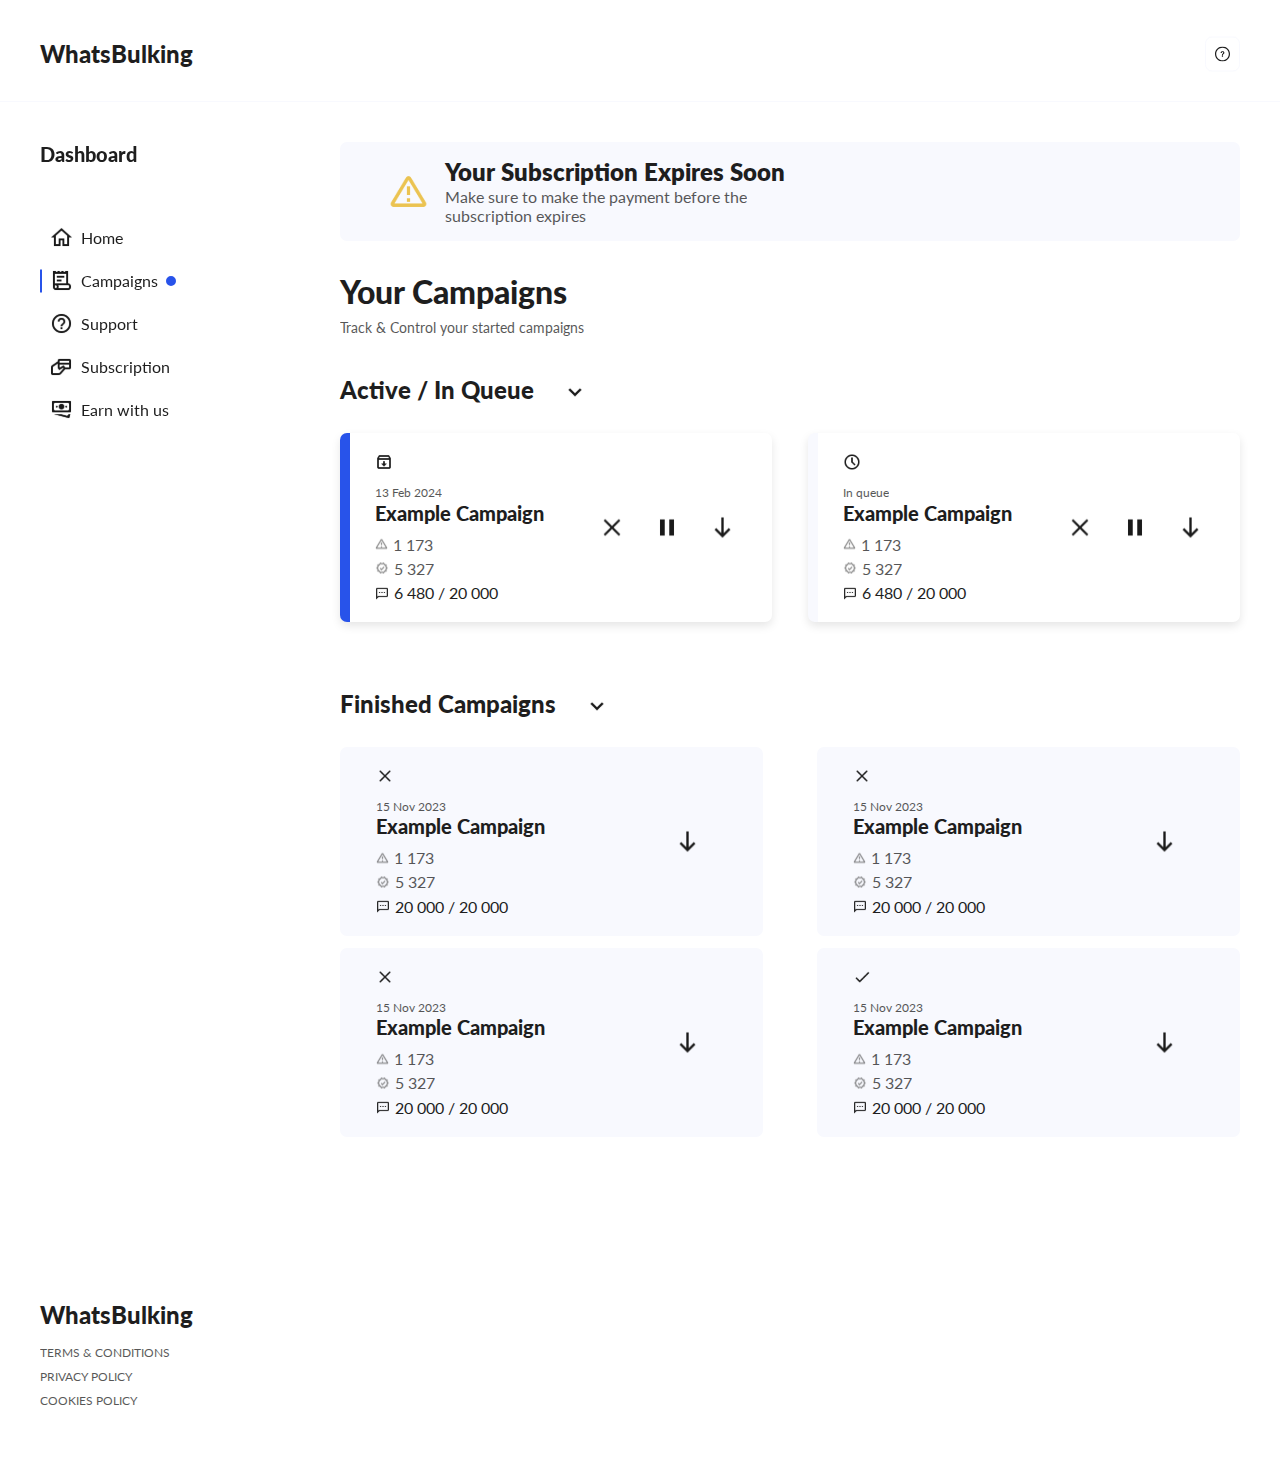
<file: campaigns.html>
<!DOCTYPE html>
<html lang="en">
<head>
  <meta charset="UTF-8">
  <meta name="viewport" content="width=device-width, initial-scale=1.0">
  <title>Campaigns</title>
  <link rel="stylesheet" href="./css/style.css">
</head>
<body>
  <header>
    <div class="container">
      <div class="header__inner">
        <div class="header__logo">
          <a href="#">
            <span class="subheading logo">WhatsBulking</span>
          </a>
        </div>
        <div class="header__icons">
          <a href="#">
            <img src="./img/icons/header/faq.svg" alt="faq">
          </a>
          <button id="burger">
            <img src="./img/icons/header/menu.svg" alt="menu">
          </button>
        </div>
      </div>
    </div>
  </header>

  <div class="container page-container">
    <aside id="aside">
      <h5 class="h5 aside__title">Dashboard</h5>
      <nav class="aside__menu">
        <ul>
          <li class="aside__menu-item">
            <a href="/dashboard.html" aria-label="Home">
              <img src="./img/icons/menu/home.svg" alt="home"><span>Home</span>
            </a>
          </li>
          <li class="aside__menu-item active load">
            <a href="/campaigns.html" aria-label="Campaigns">
              <img src="./img/icons/menu/campaigns.svg" alt="campaigns"><span>Campaigns</span>
            </a>
          </li>
          <li class="aside__menu-item">
            <a href="/support.html" aria-label="Support">
              <img src="./img/icons/menu/support.svg" alt="support"><span>Support</span>
            </a>
          </li>
          <li class="aside__menu-item">
            <a href="/subscription.html" aria-label="Subscription">
              <img src="./img/icons/menu/subscription.svg" alt="subscription"><span>Subscription</span>
            </a>
          </li>
          <li class="aside__menu-item">
            <a href="/earn-with-us.html" aria-label="Earn with us">
              <img src="./img/icons/menu/earn-with-us.svg" alt="earn-with-us"><span>Earn with us</span>
            </a>
          </li>
        </ul>
      </nav>
    </aside>

    <main>
      <div class="subscription-warning campaigns__warning">
        <img src="./img/icons/error.svg" alt="error">
        <div class="subscription-warning__info">
          <h4 class="h4 subscription-warning__title">Your Subscription Expires Soon</h4>
          <p class="opacity">Make sure to make the payment before the subscription expires</p>
        </div>
      </div>

      <section>
        <div class="headline">
          <h3 class="h3 title">Your Campaigns</h3>
          <p class="opacity small">Track & Control your started campaigns</p>
        </div>
        <div class="accordeon campaigns__accordeon active">
          <div class="accordeon__title">
            <h4 class="h4">Active / In Queue</h4>
            <button class="active"><img src="./img/icons/arrow-expand.svg" alt="arrow"></button>
          </div>
          <div class="accordeon__content">
            <div class="campaigns__cards">  
              <div class="campaigns__card active loading">
                <div class="campaigns__card-info">
                  <div>
                    <img src="./img/icons/campaigns/status/load.svg" alt="load">
                  </div>
                  <div>
                    <span class="smaller opacity">13 Feb 2024</span>
                    <p class="button-text campaigns__card-title">Example Campaign</p>
                  </div>
                  <div class="campaigns__card-data">
                    <div class="opacity"><img src="./img/icons/campaigns/info/error.svg" alt="error">1 173</div>
                    <div class="opacity"><img src="./img/icons/campaigns/info/approval.svg" alt="approval">5 327</div>
                    <div><img src="./img/icons/campaigns/info/sms.svg" alt="sms">6 480 / 20 000</div>
                  </div>
                </div>
                <div class="campaigns__card-actions">
                  <button><img src="./img/icons/campaigns/actions/close.svg" alt="close"></button>
                  <button><img src="./img/icons/campaigns/actions/pause.svg" alt="pause"></button>
                  <button><img src="./img/icons/campaigns/actions/download.svg" alt="downlaod"></button>
                </div>
              </div>
              <div class="campaigns__card active">
                <div class="campaigns__card-info">
                  <div>
                    <img src="./img/icons/campaigns/status/clock.svg" alt="clock">
                  </div>
                  <div>
                    <span class="smaller opacity">In queue</span>
                    <p class="button-text campaigns__card-title">Example Campaign</p>
                  </div>
                  <div class="campaigns__card-data">
                    <div class="opacity"><img src="./img/icons/campaigns/info/error.svg" alt="error">1 173</div>
                    <div class="opacity"><img src="./img/icons/campaigns/info/approval.svg" alt="approval">5 327</div>
                    <div><img src="./img/icons/campaigns/info/sms.svg" alt="sms">6 480 / 20 000</div>
                  </div>
                </div>
                <div class="campaigns__card-actions">
                  <button><img src="./img/icons/campaigns/actions/close.svg" alt="close"></button>
                  <button><img src="./img/icons/campaigns/actions/pause.svg" alt="pause"></button>
                  <button><img src="./img/icons/campaigns/actions/download.svg" alt="downlaod"></button>
                </div>
              </div>
            </div>
          </div>
        </div>
        <div class="accordeon campaigns__accordeon active">
          <div class="accordeon__title">
            <h4 class="h4">Finished Campaigns</h4>
            <button class="active"><img src="./img/icons/arrow-expand.svg" alt="arrow"></button>
          </div>
          <div class="accordeon__content">
            <div class="campaigns__cards">
              <div class="campaigns__card">
                <div class="campaigns__card-info">
                  <div>
                    <img src="./img/icons/campaigns/status/cross.svg" alt="cross">
                  </div>
                  <div>
                    <span class="smaller opacity">15 Nov 2023</span>
                    <p class="button-text campaigns__card-title">Example Campaign</p>
                  </div>
                  <div class="campaigns__card-data">
                    <div class="opacity"><img src="./img/icons/campaigns/info/error.svg" alt="error">1 173</div>
                    <div class="opacity"><img src="./img/icons/campaigns/info/approval.svg" alt="approval">5 327</div>
                    <div><img src="./img/icons/campaigns/info/sms.svg" alt="sms">20 000 / 20 000</div>
                  </div>
                </div>
                <div class="campaigns__card-actions">
                  <button><img src="./img/icons/campaigns/actions/download.svg" alt="downlaod"></button>
                </div>
              </div>
              <div class="campaigns__card">
                <div class="campaigns__card-info">
                  <div>
                    <img src="./img/icons/campaigns/status/cross.svg" alt="cross">
                  </div>
                  <div>
                    <span class="smaller opacity">15 Nov 2023</span>
                    <p class="button-text campaigns__card-title">Example Campaign</p>
                  </div>
                  <div class="campaigns__card-data">
                    <div class="opacity"><img src="./img/icons/campaigns/info/error.svg" alt="error">1 173</div>
                    <div class="opacity"><img src="./img/icons/campaigns/info/approval.svg" alt="approval">5 327</div>
                    <div><img src="./img/icons/campaigns/info/sms.svg" alt="sms">20 000 / 20 000</div>
                  </div>
                </div>
                <div class="campaigns__card-actions">
                  <button><img src="./img/icons/campaigns/actions/download.svg" alt="downlaod"></button>
                </div>
              </div>
              <div class="campaigns__card">
                <div class="campaigns__card-info">
                  <div>
                    <img src="./img/icons/campaigns/status/cross.svg" alt="cross">
                  </div>
                  <div>
                    <span class="smaller opacity">15 Nov 2023</span>
                    <p class="button-text campaigns__card-title">Example Campaign</p>
                  </div>
                  <div class="campaigns__card-data">
                    <div class="opacity"><img src="./img/icons/campaigns/info/error.svg" alt="error">1 173</div>
                    <div class="opacity"><img src="./img/icons/campaigns/info/approval.svg" alt="approval">5 327</div>
                    <div><img src="./img/icons/campaigns/info/sms.svg" alt="sms">20 000 / 20 000</div>
                  </div>
                </div>
                <div class="campaigns__card-actions">
                  <button><img src="./img/icons/campaigns/actions/download.svg" alt="downlaod"></button>
                </div>
              </div>
              <div class="campaigns__card">
                <div class="campaigns__card-info">
                  <div>
                    <img src="./img/icons/campaigns/status/tick.svg" alt="tick">
                  </div>
                  <div>
                    <span class="smaller opacity">15 Nov 2023</span>
                    <p class="button-text campaigns__card-title">Example Campaign</p>
                  </div>
                  <div class="campaigns__card-data">
                    <div class="opacity"><img src="./img/icons/campaigns/info/error.svg" alt="error">1 173</div>
                    <div class="opacity"><img src="./img/icons/campaigns/info/approval.svg" alt="approval">5 327</div>
                    <div><img src="./img/icons/campaigns/info/sms.svg" alt="sms">20 000 / 20 000</div>
                  </div>
                </div>
                <div class="campaigns__card-actions">
                  <button><img src="./img/icons/campaigns/actions/download.svg" alt="downlaod"></button>
                </div>
              </div>
            </div>
          </div>
        </div>
      </section>
    </main>
  </div>

  <footer>
    <div class="container">
      <div class="footer__inner">
        <a href="#">
          <span class="subheading logo">WhatsBulking</span>
        </a>
        <div class="footer__nav">
          <ul>
            <li class="smaller opacity"><a href="#">TERMS & CONDITIONS</a></li>
            <li class="smaller opacity"><a href="#">Privacy Policy</a></li>
            <li class="smaller opacity"><a href="#">COOKIES POLICY</a></li>
          </ul>
        </div>
      </div>
    </div>
  </footer>
  
  <script src="./js/script.js"></script>
</body>
</html>
</file>
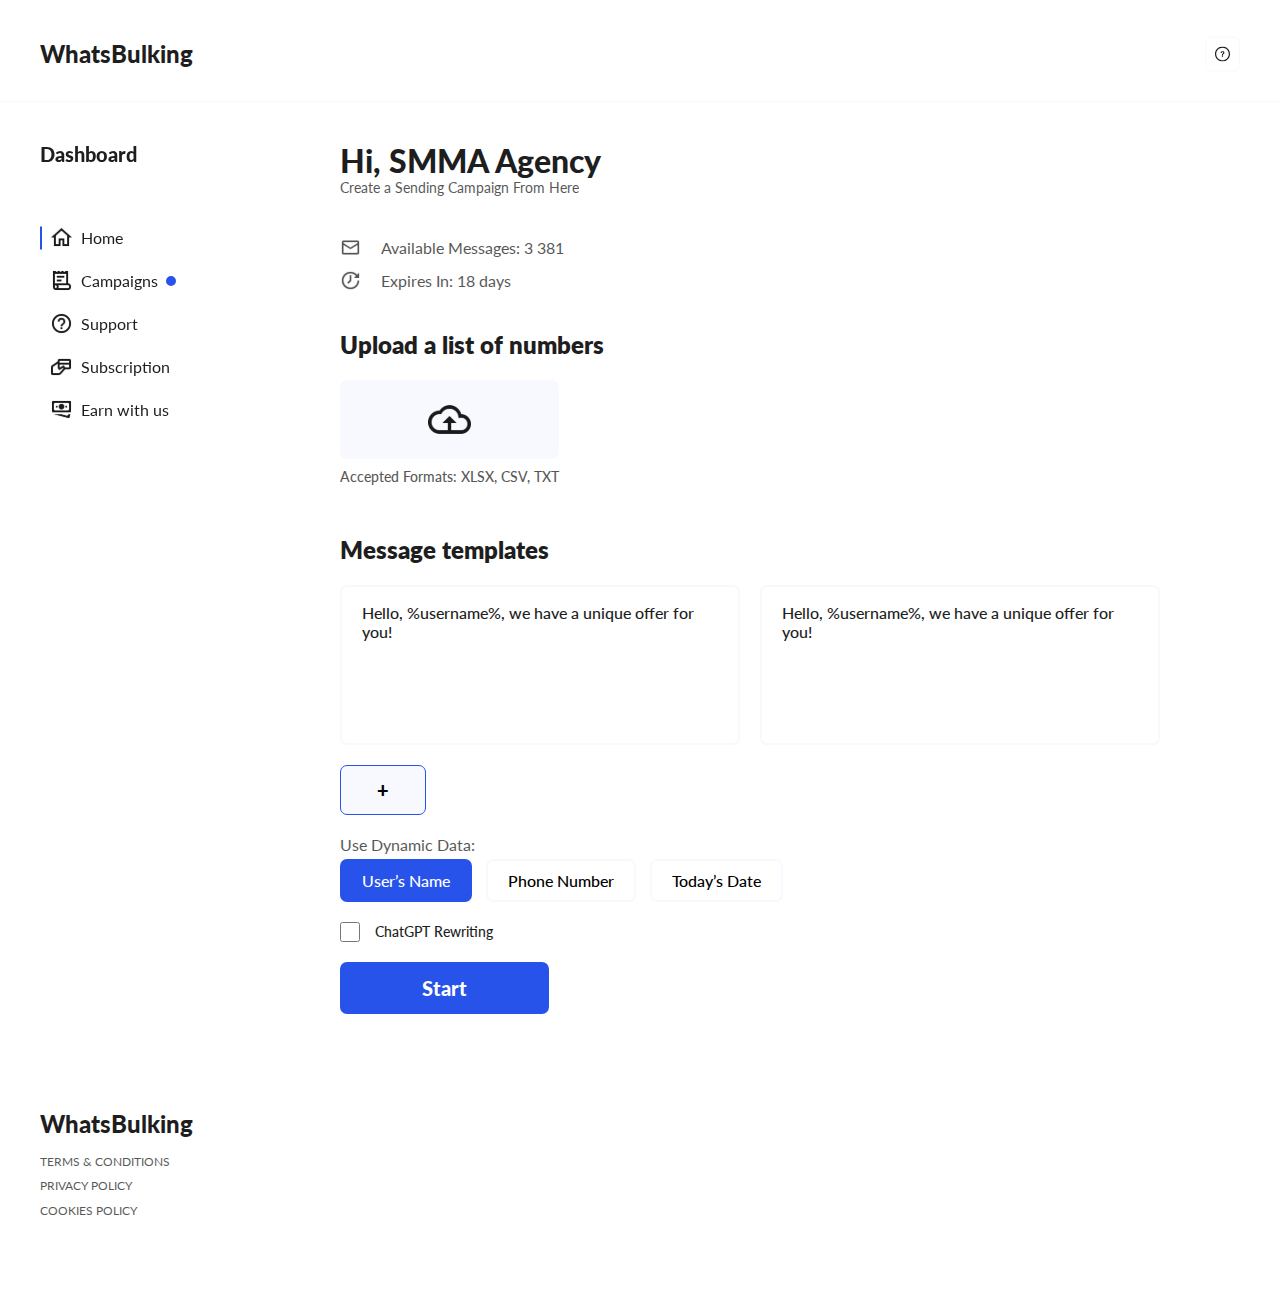
<file: dashboard.html>
<!DOCTYPE html>
<html lang="en">
<head>
  <meta charset="UTF-8">
  <meta name="viewport" content="width=device-width, initial-scale=1.0">
  <title>WhatsApp Service</title>
  <link rel="stylesheet" href="./css/style.css">
</head>
<body>
  <header>
    <div class="container">
      <div class="header__inner">
        <div class="header__logo">
          <a href="#">
            <span class="subheading logo">WhatsBulking</span>
          </a>
        </div>
        <div class="header__icons">
          <a href="#">
            <img src="./img/icons/header/faq.svg" alt="faq">
          </a>
          <button id="burger">
            <img src="./img/icons/header/menu.svg" alt="menu">
          </bu>
        </div>
      </div>
    </div>
  </header>

  <div class="container page-container">
    <aside id="aside">
      <h5 class="h5 aside__title">Dashboard</h5>
      <nav class="aside__menu">
        <ul>
          <li class="aside__menu-item active">
            <a href="/dashboard.html" aria-label="Home">
              <img src="./img/icons/menu/home.svg" alt="home"><span>Home</span>
            </a>
          </li>
          <li class="aside__menu-item load">
            <a href="/campaigns.html" aria-label="Campaigns">
              <img src="./img/icons/menu/campaigns.svg" alt="campaigns"><span>Campaigns</span>
            </a>
          </li>
          <li class="aside__menu-item">
            <a href="/support.html" aria-label="Support">
              <img src="./img/icons/menu/support.svg" alt="support"><span>Support</span>
            </a>
          </li>
          <li class="aside__menu-item">
            <a href="/subscription.html" aria-label="Subscription">
              <img src="./img/icons/menu/subscription.svg" alt="subscription"><span>Subscription</span>
            </a>
          </li>
          <li class="aside__menu-item">
            <a href="/earn-with-us.html" aria-label="Earn with us">
              <img src="./img/icons/menu/earn-with-us.svg" alt="earn-with-us"><span>Earn with us</span>
            </a>
          </li>
        </ul>
      </nav>
    </aside>

    <main>
      <section class="start">
        <form action="post">
          <div class="headline">
            <h3 class="h3" class="title">Hi, SMMA Agency</h3>
            <p class="opacity small">Create a Sending Campaign From Here</p>
          </div>
          <div class="start__info info">
            <div>
              <img src="./img/icons/info/email.svg" alt="email">
              <p class="opacity">Available Messages: 3 381</p>
            </div>
            <div>
              <img src="./img/icons/info/future.svg" alt="future">
              <p class="opacity">Expires In: 18 days</p>
            </div>
          </div>
          <div>
            <h4 class="h4 start__heading">Upload a list of numbers</h4>
            <div class="start__upload">
              <input type="file" id="file-upload" style="display: none;" name="file-upload" class="input">
              <label for="file-upload" tabindex="1">
                <div>
                  <img src="./img/icons/file-upload.svg" alt="upload file">
                </div>
                <p class="small opacity">Accepted Formats: XLSX, CSV, TXT</p>
              </label>
            </div>
          </div>
          <h4 class="h4 start__heading">Message templates</h4>
          <div class="start__messages">
            <div id="templates">
              <textarea id="template" name="template" class="textarea">Hello, %username%, we have a unique offer for you!</textarea>
              <textarea name="template" class="textarea">Hello, %username%, we have a unique offer for you!</textarea>
            </div>
            <button type="button" id="add-template" class="button-text button">+</button>
          </div>
          <div class="start__dynamic">
            <span class="opacity">Use Dynamic Data:</span>
            <div class="start__dynamic-btns">
              <button tabindex="2" type="button" class="active button">User’s Name</button>
              <button tabindex="3" type="button" class="button">Phone Number</button>
              <button tabindex="4" type="button" class="button">Today’s Date</button>
            </div>
            <div class="start__dynamic-checkbox">
              <input tabindex="5" type="checkbox" id="use-ai" name="use-ai" class="input"> 
              <label for="use-ai" class="small">ChatGPT Rewriting</label>
            </div>
          </div>
          <button type="submit" tabindex="6" class="button button-primary start__submit button-text">Start</button>
        </form>
      </section>
    </main>
  </div>

  <footer>
    <div class="container">
      <div class="footer__inner">
        <a href="#">
          <span class="subheading logo">WhatsBulking</span>
        </a>
        <div class="footer__nav">
          <ul>
            <li class="smaller opacity"><a href="#">TERMS & CONDITIONS</a></li>
            <li class="smaller opacity"><a href="#">Privacy Policy</a></li>
            <li class="smaller opacity"><a href="#">COOKIES POLICY</a></li>
          </ul>
        </div>
      </div>
    </div>
  </footer>

  <script src="./js/script.js"></script>
</body>
</html>
</file>
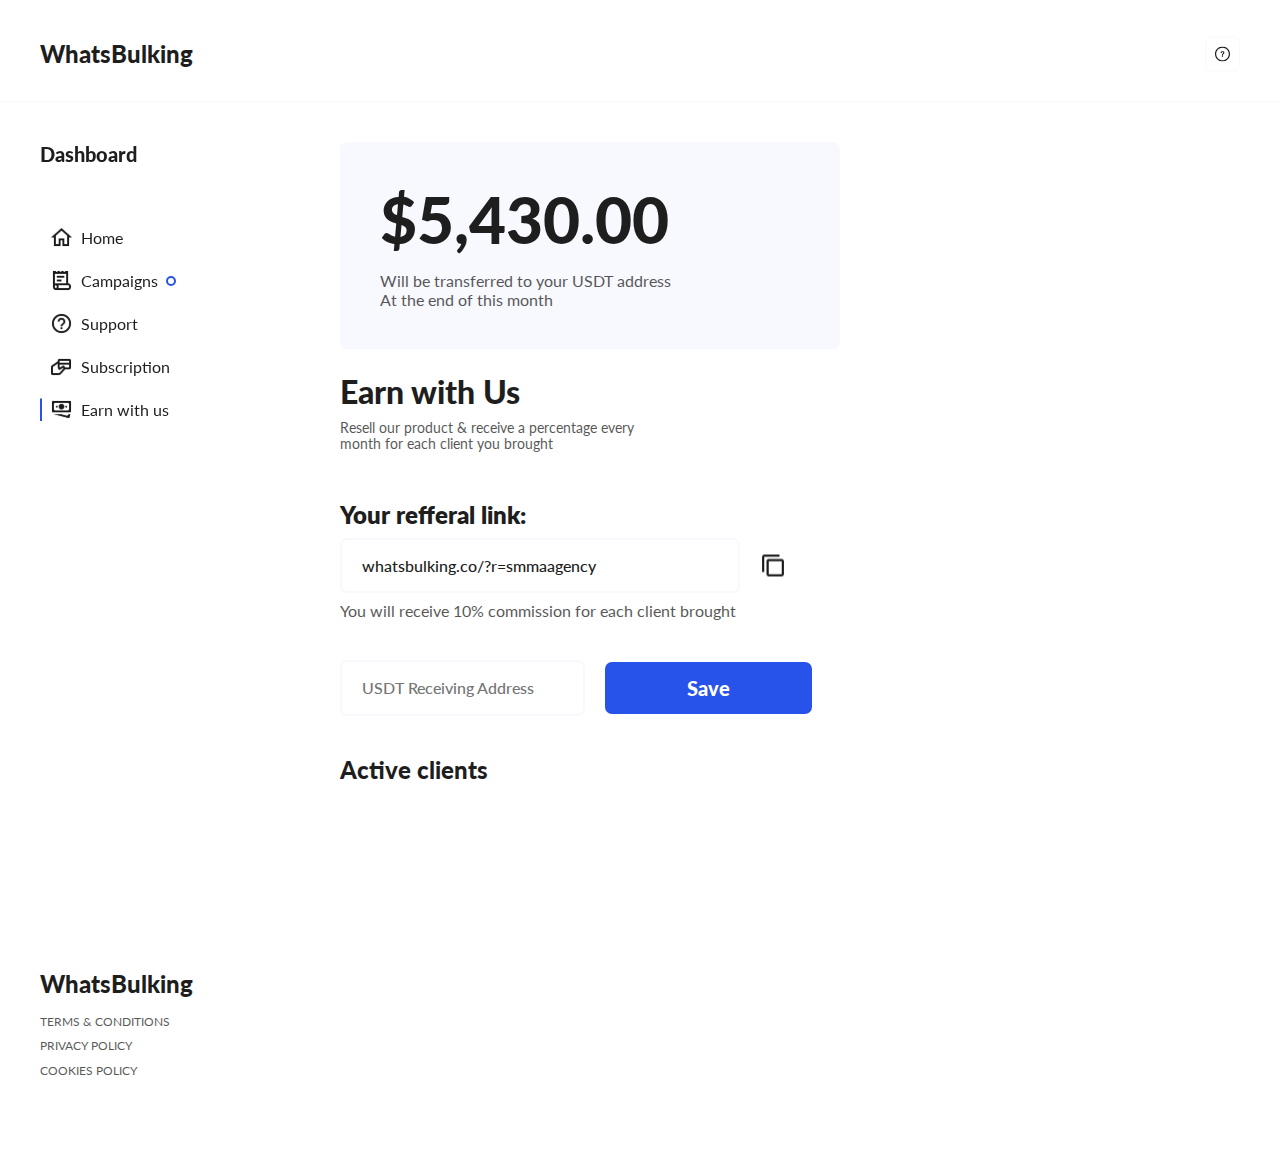
<file: earn-with-us.html>
<!DOCTYPE html>
<html lang="en">
<head>
  <meta charset="UTF-8">
  <meta name="viewport" content="width=device-width, initial-scale=1.0">
  <title>Earn with us</title>

  <link rel="stylesheet" href="./css/style.css">
</head>
<body>
  <header>
    <div class="container">
      <div class="header__inner">
        <div class="header__logo">
          <a href="#">
            <span class="subheading logo">WhatsBulking</span>
          </a>
        </div>
        <div class="header__icons">
          <a href="#">
            <img src="./img/icons/header/faq.svg" alt="faq">
          </a>
          <button id="burger">
            <img src="./img/icons/header/menu.svg" alt="menu">
          </button>
        </div>
      </div>
    </div>
  </header>

  <div class="container page-container">
    <aside id="aside">
      <h5 class="h5 aside__title">Dashboard</h5>
      <nav class="aside__menu">
        <ul>
          <li class="aside__menu-item">
            <a href="/dashboard.html" aria-label="Home">
              <img src="./img/icons/menu/home.svg" alt="home"><span>Home</span>
            </a>
          </li>
          <li class="aside__menu-item load not-load">
            <a href="/campaigns.html" aria-label="Campaigns">
              <img src="./img/icons/menu/campaigns.svg" alt="campaigns"><span>Campaigns</span>
            </a>
          </li>
          <li class="aside__menu-item">
            <a href="/support.html" aria-label="Support">
              <img src="./img/icons/menu/support.svg" alt="support"><span>Support</span>
            </a>
          </li>
          <li class="aside__menu-item">
            <a href="/subscription.html" aria-label="Subscription">
              <img src="./img/icons/menu/subscription.svg" alt="subscription"><span>Subscription</span>
            </a>
          </li>
          <li class="aside__menu-item active">
            <a href="/earn-with-us.html" aria-label="Earn with us">
              <img src="./img/icons/menu/earn-with-us.svg" alt="earn-with-us"><span>Earn with us</span>
            </a>
          </li>
        </ul>
      </nav>
    </aside>

    <main>
      <section>
        <div class="earn__inner">
          <div>
            <div class="headline earn__headline">
              <h3 class="h3 title">Earn with Us</h3>
              <p class="opacity small">Resell our product & receive a percentage every month for each client you brought</p>
            </div>
            <div class="earn__referal">
              <h4 class="h4 earn__referal-title">Your refferal link:</h4>
              <div class="earn__referal-input">
                <div>
                  <input type="text" class="input" readonly id="referal-link" value="whatsbulking.co/?r=smmaagency">
                  <button id="copy-btn">
                    <img src="./img/icons/copy.svg" alt="copy">
                  </button>  
                </div>
                <span class="opacity">You will receive 10% commission for each client brought</span>
              </div>
            </div>
            <form class="earn__form">
              <input type="text" class="input" tabindex="1" placeholder="USDT Receiving Address">
              <button type="submit" class="button button-primary button-text" tabindex="2">Save</button>
            </form>
            <div class="earn__clients">
              <h4 class="h4" class="earn__clients-title">Active clients</h4>
            </div>
          </div>
          <div class="income">
            <h2 class="h2 income__amount">$5,430.00</h2>
            <p class="income__desc opacity">Will be transferred to your USDT address <br> At the end of this month</p>
          </div>
        </div>
      </section>
    </main>
  </div>


  <footer>
    <div class="container">
      <div class="footer__inner">
        <a href="#">
          <span class="subheading logo">WhatsBulking</span>
        </a>
        <div class="footer__nav">
          <ul>
            <li class="smaller opacity"><a href="#">TERMS & CONDITIONS</a></li>
            <li class="smaller opacity"><a href="#">Privacy Policy</a></li>
            <li class="smaller opacity"><a href="#">COOKIES POLICY</a></li>
          </ul>
        </div>
      </div>
    </div>
  </footer>
  <script src="./js/script.js"></script>
</body>
</html>
</file>
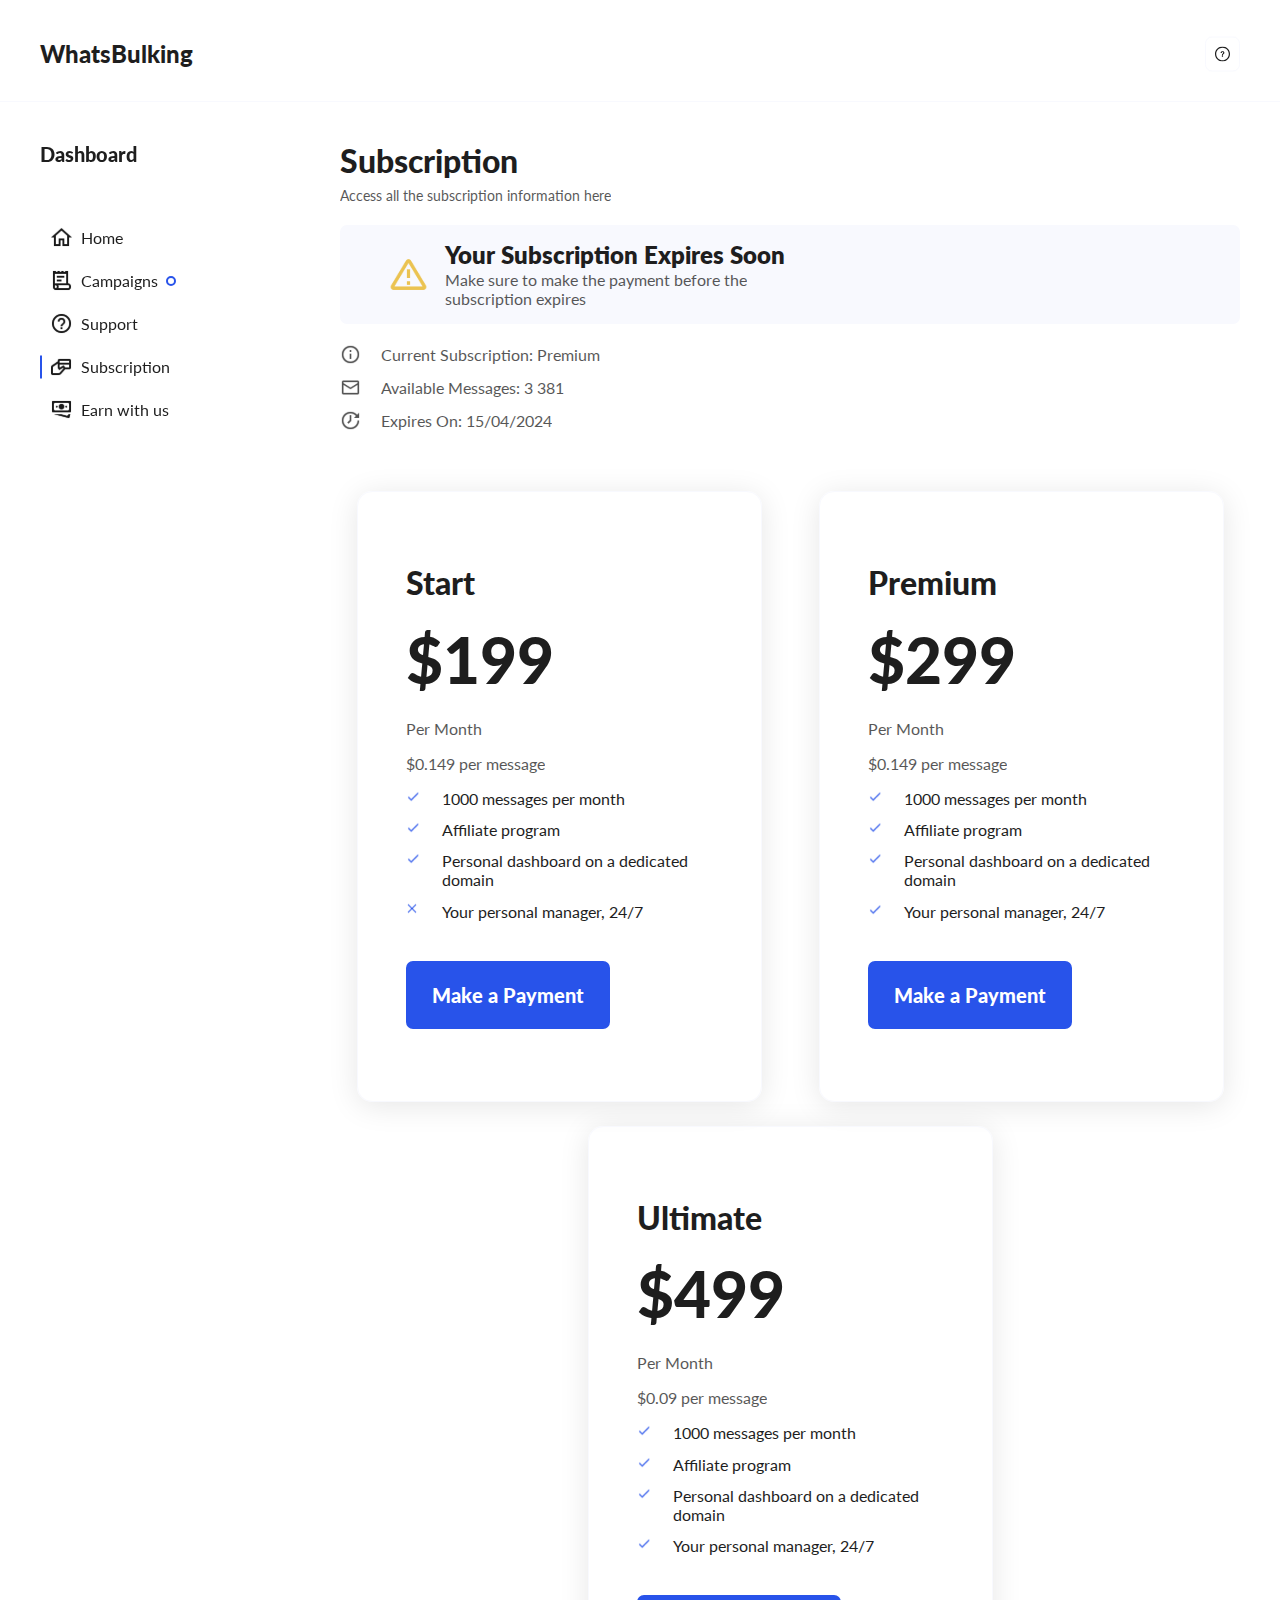
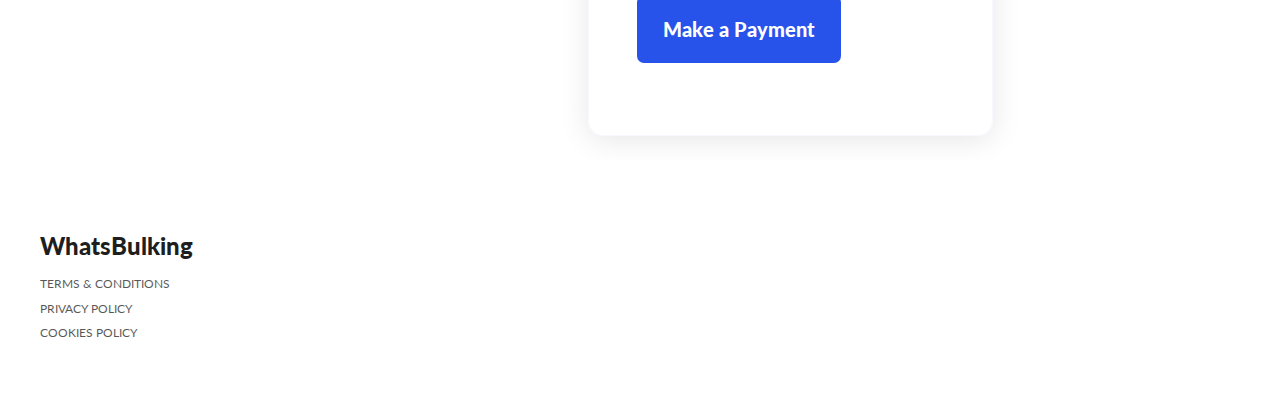
<file: subscription.html>
<!DOCTYPE html>
<html lang="en">
<head>
  <meta charset="UTF-8">
  <meta name="viewport" content="width=device-width, initial-scale=1.0">
  <title>Subscription</title>

  <link rel="stylesheet" href="./css/style.css">
</head>
<body>
  <header>
    <div class="container">
      <div class="header__inner">
        <div class="header__logo">
          <a href="#">
            <span class="subheading logo">WhatsBulking</span>
          </a>
        </div>
        <div class="header__icons">
          <a href="#">
            <img src="./img/icons/header/faq.svg" alt="faq">
          </a>
          <button id="burger">
            <img src="./img/icons/header/menu.svg" alt="menu">
          </button>
        </div>
      </div>
    </div>
  </header>

  <div class="container page-container">
    <aside id="aside">
      <h5 class="h5 aside__title">Dashboard</h5>
      <nav class="aside__menu">
        <ul>
          <li class="aside__menu-item">
            <a href="/dashboard.html" aria-label="Home">
              <img src="./img/icons/menu/home.svg" alt="home"><span>Home</span>
            </a>
          </li>
          <li class="aside__menu-item load not-load">
            <a href="/campaigns.html" aria-label="Campaigns">
              <img src="./img/icons/menu/campaigns.svg" alt="campaigns"><span>Campaigns</span>
            </a>
          </li>
          <li class="aside__menu-item">
            <a href="/support.html" aria-label="Support">
              <img src="./img/icons/menu/support.svg" alt="support"><span>Support</span>
            </a>
          </li>
          <li class="aside__menu-item active">
            <a href="/subscription.html" aria-label="Subscription">
              <img src="./img/icons/menu/subscription.svg" alt="subscription"><span>Subscription</span>
            </a>
          </li>
          <li class="aside__menu-item">
            <a href="/earn-with-us.html" aria-label="Earn with us">
              <img src="./img/icons/menu/earn-with-us.svg" alt="earn-with-us"><span>Earn with us</span>
            </a>
          </li>
        </ul>
      </nav>
    </aside>

    <main>
      <section>
        <div class="headline subscription__headline">
          <h3 class="h3 title">Subscription</h3>
          <p class="opacity small">Access all the subscription information here</p>
        </div>
        <div class="subscription-warning subscription__warning">
          <img src="./img/icons/error.svg" alt="error">
          <div class="subscription-warning__info">
            <h4 class="h4 subscription-warning__title">Your Subscription Expires Soon</h4>
            <p class="opacity">Make sure to make the payment before the subscription expires</p>
          </div>
        </div>
        <div class="info subscription__info">
          <div>
            <img src="./img/icons/info/warning.svg" alt="warning">
            <p class="opacity">Current Subscription: Premium</p>
          </div>
          <div>
            <img src="./img/icons/info/email.svg" alt="email">
            <p class="opacity">Available Messages: 3 381</p>
          </div>
          <div>
            <img src="./img/icons/info/future.svg" alt="future">
            <p class="opacity">Expires On: 15/04/2024</p>
          </div>
        </div>
        <div class="subscription__plans">
          <div class="plan">
            <h3 class="h3 plan__type">Start</h3>
            <h2 class="h2 plan__price">$199</h2>
            <span class="opacity plan__per">Per Month</span>
            <span class="opacity plan__message">$0.149 per message</span>
            <ul>
              <li>1000 messages per month</li>
              <li>Affiliate program</li>
              <li>Personal dashboard on a dedicated domain</li>
              <li class="no">Your personal manager, 24/7</li>
            </ul>
            <a href="#" class="button-text button button-primary plan__btn">Make a Payment</a>
          </div>
          <div class="plan">
            <h3 class="h3 plan__type">Premium</h3>
            <h2 class="h2 plan__price">$299</h2>
            <span class="opacity plan__per">Per Month</span>
            <span class="opacity plan__message">$0.149 per message</span>
            <ul>
              <li>1000 messages per month</li>
              <li>Affiliate program</li>
              <li>Personal dashboard on a dedicated domain</li>
              <li>Your personal manager, 24/7</li>
            </ul>
            <a href="#" class="button-text button button-primary plan__btn">Make a Payment</a>
          </div>
          <div class="plan">
            <h3 class="h3 plan__type">Ultimate</h3>
            <h2 class="h2 plan__price">$499</h2>
            <span class="opacity plan__per">Per Month</span>
            <span class="opacity plan__message">$0.09 per message</span>
            <ul>
              <li>1000 messages per month</li>
              <li>Affiliate program</li>
              <li>Personal dashboard on a dedicated domain</li>
              <li>Your personal manager, 24/7</li>
            </ul>
            <a href="#" class="button-text button button-primary plan__btn">Make a Payment</a>
          </div>
        </div>
      </section>
    </main>
  </div>

  <footer>
    <div class="container">
      <div class="footer__inner">
        <a href="#">
          <span class="subheading logo">WhatsBulking</span>
        </a>
        <div class="footer__nav">
          <ul>
            <li class="smaller opacity"><a href="#">TERMS & CONDITIONS</a></li>
            <li class="smaller opacity"><a href="#">Privacy Policy</a></li>
            <li class="smaller opacity"><a href="#">COOKIES POLICY</a></li>
          </ul>
        </div>
      </div>
    </div>
  </footer>

  <script src="./js/script.js"></script>
</body>
</html>
</file>
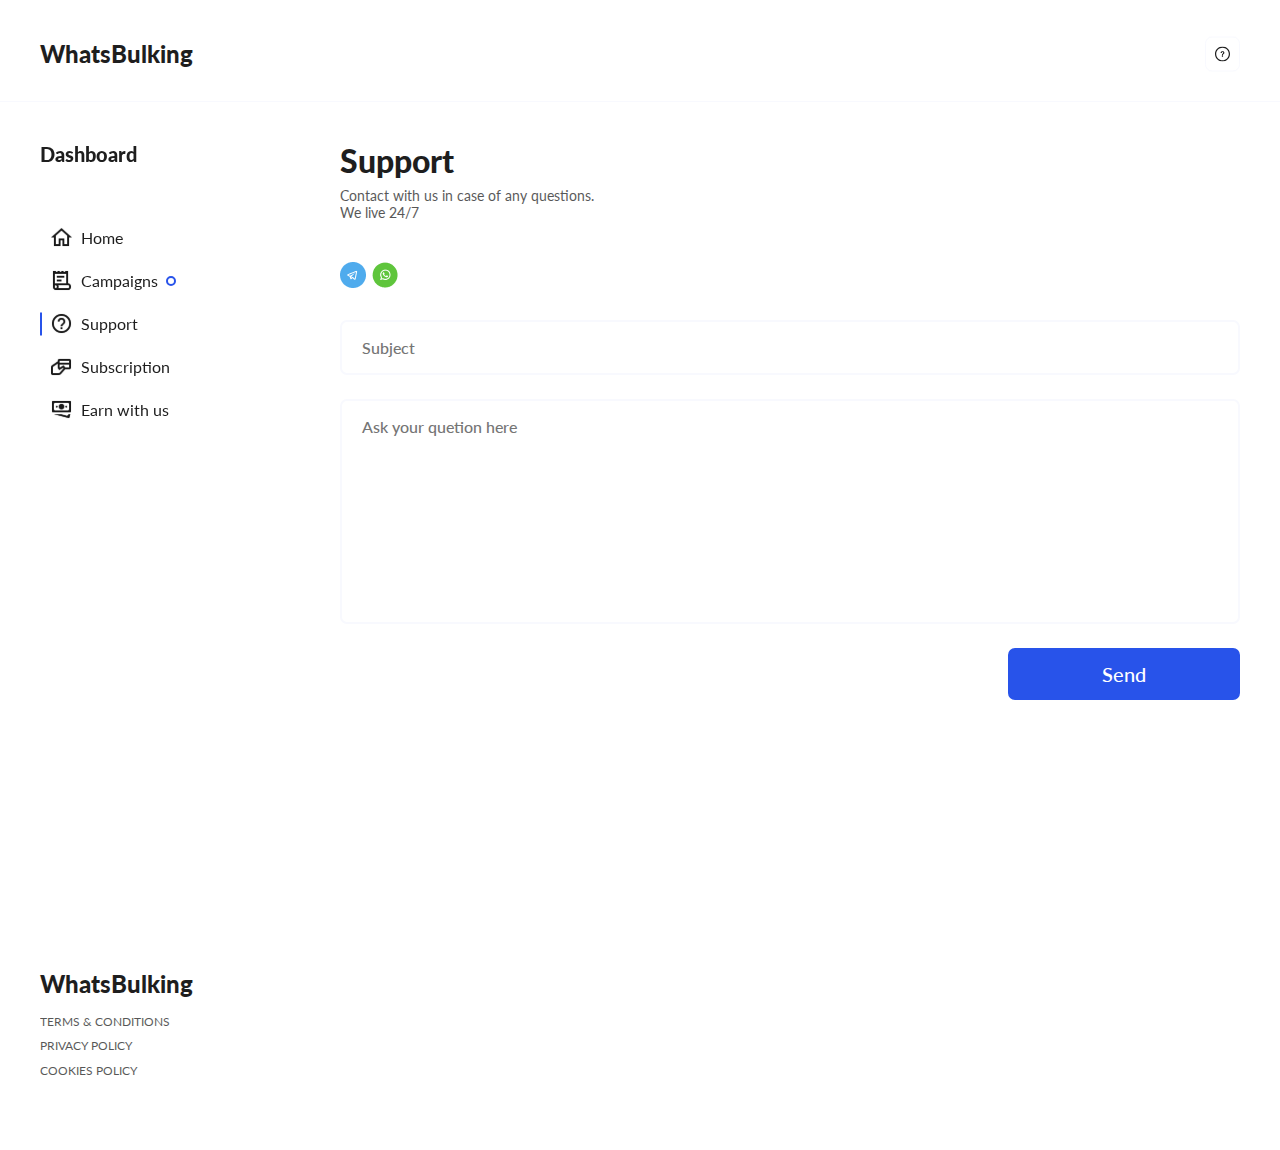
<file: support.html>
<!DOCTYPE html>
<html lang="en">
<head>
  <meta charset="UTF-8">
  <meta name="viewport" content="width=device-width, initial-scale=1.0">
  <title>Support</title>

  <link rel="stylesheet" href="./css/style.css">
</head>
<body>
  <header>
    <div class="container">
      <div class="header__inner">
        <div class="header__logo">
          <a href="#">
            <span class="subheading logo">WhatsBulking</span>
          </a>
        </div>
        <div class="header__icons">
          <a href="#">
            <img src="./img/icons/header/faq.svg" alt="faq">
          </a>
          <button id="burger">
            <img src="./img/icons/header/menu.svg" alt="menu">
          </button>
        </div>
      </div>
    </div>
  </header>

  <div class="container page-container">
    <aside id="aside">
      <h5 class="h5 aside__title">Dashboard</h5>
      <nav class="aside__menu">
        <ul>
          <li class="aside__menu-item">
            <a href="/dashboard.html" aria-label="Home">
              <img src="./img/icons/menu/home.svg" alt="home"><span>Home</span>
            </a>
          </li>
          <li class="aside__menu-item load not-load">
            <a href="/campaigns.html" aria-label="Campaigns">
              <img src="./img/icons/menu/campaigns.svg" alt="campaigns"><span>Campaigns</span>
            </a>
          </li>
          <li class="aside__menu-item active">
            <a href="/support.html" aria-label="Support">
              <img src="./img/icons/menu/support.svg" alt="support"><span>Support</span>
            </a>
          </li>
          <li class="aside__menu-item">
            <a href="/subscription.html" aria-label="Subscription">
              <img src="./img/icons/menu/subscription.svg" alt="subscription"><span>Subscription</span>
            </a>
          </li>
          <li class="aside__menu-item">
            <a href="/earn-with-us.html" aria-label="Earn with us">
              <img src="./img/icons/menu/earn-with-us.svg" alt="earn-with-us"><span>Earn with us</span>
            </a>
          </li>
        </ul>
      </nav>
    </aside>

    <main>
      <section>
        <form action="post" class="support__form">
          <div class="headline">
            <h3 class="title h3">Support</h3>
            <p class="small opacity">Contact with us in case of any questions. <br> We live 24/7</p>
          </div>
          <div class="support__contacts">
            <a href="#">
              <img src="./img/icons/telegram.png" alt="telegram">
            </a>
            <a href="#">
              <img src="./img/icons/whatsapp.png" alt="whatsapp">
            </a>
          </div>
          <div class="support__post">
            <input class="input" tabindex="1" type="text" placeholder="Subject">
            <textarea class="textarea" tabindex="2" placeholder="Ask your quetion here"></textarea>
            <button type="submit" class="button-primary button button-text" tabindex="3">Send</button>
          </div>
        </form>
      </section>
    </main>
  </div>

  <footer>
    <div class="container">
      <div class="footer__inner">
        <a href="#">
          <span class="subheading logo">WhatsBulking</span>
        </a>
        <div class="footer__nav">
          <ul>
            <li class="smaller opacity"><a href="#">TERMS & CONDITIONS</a></li>
            <li class="smaller opacity"><a href="#">Privacy Policy</a></li>
            <li class="smaller opacity"><a href="#">COOKIES POLICY</a></li>
          </ul>
        </div>
      </div>
    </div>
  </footer>
  
  <script src="./js/script.js"></script>
</body>
</html>
</file>
<file: css/style.css>
@font-face {
  font-weight: 400;
  font-family: Lato;
  src: url("../fonts/Lato-Regular.ttf");
}
@font-face {
  font-weight: 500;
  font-family: Lato;
  src: url("../fonts/Lato-Medium.ttf");
}
@font-face {
  font-weight: 800;
  font-family: Lato;
  src: url("../fonts/Lato-Heavy.ttf");
}
@font-face {
  font-weight: 8;
  font-family: Lato;
  font-style: italic;
  src: url("../fonts/Lato-HeavyItalic.ttf");
}
@font-face {
  font-weight: 900;
  font-family: Lato;
  src: url("../fonts/Lato-Black.ttf");
}
*,
*::before,
*::after {
  box-sizing: border-box;
  padding: 0;
  margin: 0;
}

body {
  font-size: 16px;
  line-height: 1.2;
  font-family: Lato;
  background-color: #FFFFFF;
  color: #1E1E1E;
}

a {
  text-decoration: none;
  color: #1E1E1E;
}

button,
input,
textarea {
  background: transparent;
  outline: none;
  border: 0;
  font-family: Lato;
  font-size: 16px;
  line-height: 1.2;
}

button {
  cursor: pointer;
}

img {
  display: block;
  max-width: 100%;
  height: auto;
}

ul {
  list-style: none;
}

.opacity {
  opacity: 0.75;
}

.subheading {
  font-size: 24px;
}

.subheading-20 {
  font-size: 20px;
}

.button-text {
  font-size: 20px;
}

.regular {
  font-size: 16px;
}

.small {
  font-size: 14px;
}

.smaller {
  font-size: 12px;
}

.h1 {
  font-size: 96px;
}

.h2 {
  font-size: 64px;
}

.h3 {
  font-size: 32px;
}

.h4 {
  font-size: 24px;
}

.h5 {
  font-size: 20px;
}

.input, .textarea {
  border: 2px solid #F8F9FE;
  padding: 16px 20px;
  color: #1E1E1E;
  font-weight: 500;
  border-radius: 7px;
}
.input:focus, .textarea:focus {
  border-color: #2853EA;
}

.button {
  display: inline-flex;
  justify-content: center;
  align-items: center;
  text-align: center;
  border-radius: 7px;
  font-weight: 500;
  border: 2px solid #F8F9FE;
  cursor: pointer;
  background-color: #F8F9FE;
  transition: background-color linear 0.2s;
}
.button:hover, .button:focus {
  background-color: #e2e6fb;
}
.button.button-primary {
  border-color: #2853EA;
  color: #FFFFFF;
  background-color: #2853EA;
}
.button.button-primary:hover, .button.button-primary:focus {
  background-color: #143ccb;
}
.button.button-outline {
  border: 2px solid;
  border-image-slice: 1;
  border-width: 2px;
  border-image-source: linear-gradient(90deg, #2853EA 0%, #245BC5 100%);
}

.subscription-warning {
  width: 100%;
  border-radius: 7px;
  background-color: #F8F9FE;
  padding: 16px 48px;
  display: flex;
  align-items: center;
  gap: 16px;
}
.subscription-warning__info {
  max-width: 350px;
}
.subscription-warning__title {
  font-weight: 900;
}
@media (max-width: 1024px) {
  .subscription-warning {
    padding: 16px 24px 28px;
  }
}
@media (max-width: 425px) {
  .subscription-warning {
    flex-direction: column;
  }
  .subscription-warning > img {
    align-self: flex-start;
  }
}

/* Accordeon */
.accordeon__title {
  display: flex;
  align-items: center;
  gap: 28px;
  font-weight: 900;
  cursor: pointer;
  margin-bottom: 28px;
}
.accordeon__title button {
  transform: rotate(180deg);
}
.accordeon.active .accordeon__title button {
  transform: rotate(0);
}
.accordeon .accordeon__content {
  display: none;
}
.accordeon.active .accordeon__content {
  display: block;
}

/* Headline */
.headline {
  margin-bottom: 40px;
  max-width: 300px;
}
.headline .title {
  font-weight: 800;
  margin-bottom: 8px;
}

.info {
  display: flex;
  flex-direction: column;
  gap: 12px;
}
.info > div {
  display: flex;
  gap: 20px;
  align-items: center;
}

/* Plan */
.plan {
  padding: 72px 48px;
  border-radius: 15px;
  border: 1px solid #F8F9FE;
  box-shadow: 0px 4px 30px 0px rgba(0, 0, 0, 0.1019607843);
  display: flex;
  flex-direction: column;
  justify-content: space-between;
}
@media (max-width: 1024px) {
  .plan {
    padding: 24px;
  }
}
.plan.free {
  background: linear-gradient(91.36deg, #2853EA 0%, #245BC5 100%);
  color: #FFFFFF;
  position: relative;
}
.plan.free .plan__inner {
  display: flex;
  flex-direction: column;
  justify-content: space-between;
  position: relative;
  z-index: 2;
}
.plan.free .plan__background {
  position: absolute;
  top: 50%;
  left: 50%;
  transform: translate(-50%, -50%);
  width: 100%;
  z-index: 1;
  opacity: 0.4;
}
.plan.free .plan__btn {
  border: 2px solid #FFFFFF;
  background: transparent;
}
.plan.free ul li::before {
  background-image: url(../img/icons/plan/yes-white.svg);
}
.plan.free ul li.no::before {
  background-image: url(../img/icons/plan/no-white.svg);
}
.plan.has-chrs {
  padding: 39px 48px 72px;
}
.plan.has-chrs .plan__chrs {
  margin-bottom: 0;
}
.plan.has-chrs .plan__type {
  margin-bottom: 0;
}
@media (max-width: 1024px) {
  .plan.has-chrs {
    padding: 39px 24px 24px;
  }
}
.plan__type {
  margin-bottom: 19px;
}
.plan__price {
  margin-bottom: 20px;
}
.plan__per {
  margin-bottom: 16px;
}
.plan__message {
  margin-bottom: 16px;
}
.plan ul {
  display: flex;
  flex-direction: column;
  gap: 12px;
  margin-bottom: 40px;
}
.plan ul li {
  padding-left: 36px;
  position: relative;
}
.plan ul li::before {
  content: "";
  position: absolute;
  top: 0;
  left: 0;
  width: 14px;
  height: 14px;
  background-image: url(../img/icons/plan/yes.svg);
  background-repeat: no-repeat;
}
.plan ul li.no::before {
  background-image: url(../img/icons/plan/no.svg);
}
.plan__btn {
  padding: 20px 0;
  width: 100%;
  align-self: flex-start;
  font-weight: 800;
}

/* Income Card */
.income {
  padding: 40px;
  background-color: #F8F9FE;
  border-radius: 7px;
  max-width: 500px;
  width: 100%;
  display: flex;
  flex-direction: column;
  gap: 12px;
}
@media (max-width: 768px) {
  .income {
    padding: 24px;
  }
}
.income__amount {
  font-weight: 800;
}
@media (max-width: 768px) {
  .income__amount.h2 {
    font-size: 48px;
  }
}
@media (max-width: 425px) {
  .income__amount.h2 {
    font-size: 32px;
  }
}
.income__desc {
  max-width: 400px;
}

.people-block {
  display: flex;
  margin-right: -32px;
}
.people-block img {
  position: relative;
}
.people-block img:nth-child(2) {
  left: -16px;
}
.people-block img:nth-child(3) {
  left: -32px;
}

/* Burger */
.burger {
  display: none;
  width: 32px;
  height: 24px;
  position: relative;
}
.burger span {
  width: 32px;
  height: 4px;
  background-color: #1E1E1E;
  border-radius: 7px;
  position: absolute;
  left: 0;
  top: 50%;
  transform: translateY(-50%);
  transition: width 0.2s linear;
}
.burger span::before, .burger span::after {
  content: "";
  position: absolute;
  left: 0;
  width: 32px;
  height: 4px;
  background-color: #1E1E1E;
  border-radius: 7px;
  transition: transform 0.2s linear;
}
.burger span::before {
  bottom: calc(100% + 6px);
}
.burger span::after {
  top: calc(100% + 6px);
}
.burger.active span {
  width: 0;
}
.burger.active span::before {
  bottom: 0;
  transform: rotate(-45deg);
}
.burger.active span::after {
  top: 0;
  transform: rotate(45deg);
}
@media (max-width: 1024px) {
  .burger {
    display: block;
  }
}

.container {
  margin: 0 auto;
  max-width: 1740px;
  padding: 0 40px;
}
@media (max-width: 1440px) {
  .container {
    max-width: 1280px;
  }
}
@media (max-width: 1200px) {
  .container {
    max-width: auto;
  }
}
@media (max-width: 1024px) {
  .container {
    padding: 0 20px;
  }
}

.page-container {
  padding-top: 102px;
  position: relative;
}
@media (max-width: 1024px) {
  .page-container {
    padding-top: 88px;
  }
}

/* Header */
header {
  position: fixed;
  top: 0;
  left: 0;
  right: 0;
  z-index: 150;
  height: 102px;
  padding: 36px 0;
  border-bottom: 1px solid #F8F9FE;
  background-color: #FFFFFF;
}
@media (max-width: 1024px) {
  header {
    padding: 24px 0;
    height: 88px;
  }
}

.header__inner {
  display: flex;
  justify-content: space-between;
  align-items: center;
  gap: 12px;
}

.header__icons {
  display: flex;
  align-items: center;
  gap: 40px;
}
@media (max-width: 1024px) {
  .header__icons {
    gap: 8px;
  }
}

#burger {
  display: none;
}
@media (max-width: 1024px) {
  #burger {
    display: block;
  }
}

.logo {
  font-weight: 800;
}

/* Aside */
aside {
  padding: 40px 0 24px;
  width: 25%;
  position: sticky;
  left: 0;
  top: 40px;
  z-index: 100;
  float: left;
}
@media (max-width: 1024px) {
  aside {
    position: fixed;
    right: 0;
    top: 0;
    z-index: 151;
    width: 35%;
    min-height: 100%;
    padding-top: 24px;
    padding-left: 24px;
    background-color: #FFFFFF;
    transform: translateX(-100%);
    transition: transform 0.2s linear;
  }
  aside.active {
    display: block;
    transform: translateX(0);
  }
}
@media (max-width: 1024px) and (max-width: 575px) {
  aside {
    width: 50%;
  }
}
@media (max-width: 1024px) and (max-width: 425px) {
  aside {
    width: 75%;
  }
}

.aside__title {
  margin-bottom: 60px;
}
@media (max-height: 400px) {
  .aside__title {
    margin-bottom: 20px;
  }
}

.aside__menu ul {
  display: flex;
  flex-direction: column;
  overflow-y: auto;
  gap: 20px;
}
@media (max-width: 1024px) {
  .aside__menu ul {
    gap: 16px;
  }
}
.aside__menu-item {
  padding-left: 10px;
  position: relative;
}
.aside__menu-item::before {
  content: "";
  display: block;
  background-color: #2853EA;
  position: absolute;
  left: 0;
  top: 50%;
  transform: translateY(-50%);
  width: 0;
  height: 100%;
  transition: width 0.1s linear;
}
.aside__menu-item.load span {
  display: block;
  position: relative;
}
.aside__menu-item.load span::after {
  content: "";
  display: block;
  background: #2853EA;
  border: 2px solid #2853EA;
  position: absolute;
  right: -18px;
  top: 50%;
  transform: translateY(-50%);
  width: 10px;
  height: 10px;
  border-radius: 100px;
}
.aside__menu-item.load.not-load span::after {
  background: transparent;
}
.aside__menu-item.active::before, .aside__menu-item:hover::before {
  width: 2px;
}
.aside__menu-item:hover::before {
  opacity: 0.8;
}
.aside__menu-item a {
  display: flex;
  align-items: center;
  gap: 8px;
}

/* Main */
main {
  padding-top: 40px;
  padding-bottom: 24px;
  min-height: calc(100vh - 104px);
  width: 75%;
  margin-left: auto;
}
@media (max-width: 1024px) {
  main {
    margin-left: 0;
    width: 100%;
    padding-top: 12px;
  }
}

/* Start */
.start__info {
  margin-bottom: 40px;
}

.start__heading {
  font-weight: 900;
  margin-bottom: 20px;
}

.start__upload {
  margin-bottom: 50px;
}
.start__upload label {
  display: inline-block;
}
.start__upload label div {
  border-radius: 7px;
  padding: 18px 60px;
  background-color: #F8F9FE;
  display: flex;
  justify-content: center;
  align-items: center;
  margin-bottom: 10px;
  cursor: pointer;
  transition: background-color 0.2s linear;
}
.start__upload label div:hover {
  background-color: #e2e6fb;
}
.start__upload label p {
  font-weight: 500;
}

.start__messages {
  margin-bottom: 20px;
}
.start__messages #templates {
  display: flex;
  flex-wrap: wrap;
  gap: 20px;
  margin-bottom: 20px;
}
.start__messages textarea {
  height: 160px;
  max-width: 400px;
  width: 100%;
  resize: none;
}
.start__messages button {
  font-weight: 800;
  padding: 12px 36px;
  border: 1px solid #2853EA;
}
.start__messages button:focus {
  border-width: 2px;
}

.start__dynamic {
  margin-bottom: 20px;
}
.start__dynamic span {
  margin-bottom: 5px;
  display: block;
}

.start__dynamic-btns {
  display: flex;
  flex-wrap: wrap;
  gap: 14px;
  margin-bottom: 20px;
}
.start__dynamic-btns button {
  padding: 10px 20px;
  background: transparent;
}
.start__dynamic-btns button.active {
  border-color: #2853EA;
  color: #FFFFFF;
  background-color: #2853EA;
}

.start__dynamic-checkbox {
  display: flex;
  align-items: center;
  gap: 15px;
}
.start__dynamic-checkbox input {
  width: 20px;
  height: 20px;
}
.start__dynamic-checkbox label {
  font-weight: 500;
}

.start__submit {
  padding: 12px 80px;
  font-weight: 800;
}

/* Campaigns */
.campaigns__warning {
  margin-bottom: 32px;
}

.campaigns__accordeon {
  margin-bottom: 68px;
}

.campaigns__cards {
  display: flex;
  justify-content: space-between;
  align-items: center;
  flex-wrap: wrap;
  gap: 30px;
}
@media (max-width: 1440px) {
  .campaigns__cards {
    gap: 12px;
  }
}
@media (max-width: 1024px) {
  .campaigns__cards {
    gap: 30px;
  }
}

.campaigns__card {
  display: flex;
  align-items: center;
  justify-content: space-between;
  background-color: #F8F9FE;
  border-radius: 7px;
  flex-basis: 47%;
  padding: 20px 36px;
}
@media (max-width: 1024px) {
  .campaigns__card {
    flex-basis: 45%;
  }
}
@media (max-width: 768px) {
  .campaigns__card {
    flex-basis: 100%;
    flex-direction: column;
    align-items: flex-start;
    gap: 24px;
  }
}
.campaigns__card-info {
  display: flex;
  flex-direction: column;
  gap: 10px;
}
.campaigns__card-title {
  font-weight: 800;
}
.campaigns__card-data {
  display: flex;
  flex-direction: column;
  gap: 5px;
}
.campaigns__card-data div {
  display: flex;
  align-items: center;
  gap: 5px;
}
.campaigns__card-actions {
  display: flex;
  align-items: center;
  justify-content: space-between;
  gap: 8px;
  flex-basis: 15%;
}
.campaigns__card-actions button {
  margin: 0 auto;
}
@media (max-width: 1440px) {
  .campaigns__card-actions {
    gap: 6px;
  }
  .campaigns__card-actions button {
    margin: 0;
  }
}
@media (max-width: 768px) {
  .campaigns__card-actions {
    flex-basis: 100%;
    align-self: flex-end;
    gap: 12px;
  }
}
.campaigns__card.active {
  max-width: none;
  flex-basis: 48%;
  border-left: 10px solid #F8F9FE;
  box-shadow: 0px 4px 10px 0px rgba(0, 0, 0, 0.1019607843);
  background-color: #FFFFFF;
  padding-left: 25px;
}
@media (max-width: 1024px) {
  .campaigns__card.active {
    flex-basis: 45%;
  }
}
@media (max-width: 768px) {
  .campaigns__card.active {
    flex-basis: 100%;
  }
}
.campaigns__card.active .campaigns__card-actions {
  flex-basis: 38%;
}
@media (max-width: 768px) {
  .campaigns__card.active .campaigns__card-actions {
    flex-basis: 100%;
    align-self: flex-end;
  }
}
.campaigns__card.active.loading {
  border-left-color: #2853EA;
}

/* Support */
.support__contacts {
  display: flex;
  gap: 6px;
  margin-bottom: 32px;
}

.support__form {
  width: 100%;
}
.support__form textarea {
  height: 225px;
  resize: none;
}
.support__form button {
  padding: 12px 92px;
  align-self: flex-end;
}
@media (max-width: 425px) {
  .support__form button {
    align-self: auto;
  }
}

.support__post {
  display: flex;
  flex-direction: column;
  gap: 24px;
}

/* Subscription */
.subscription__headline {
  margin-bottom: 20px;
}

.subscription__warning {
  margin-bottom: 20px;
}

.subscription__info {
  margin-bottom: 60px;
}

.subscription__plans {
  display: flex;
  justify-content: space-between;
  align-items: stretch;
  gap: 24px;
}
.subscription__plans .plan {
  flex-basis: 32%;
}
@media (max-width: 1440px) {
  .subscription__plans .plan {
    width: -moz-fit-content;
    width: fit-content;
    flex-basis: 45%;
    margin: 0 auto;
  }
  .subscription__plans .plan__btn {
    width: -moz-fit-content;
    width: fit-content;
    padding: 20px 24px;
  }
}
@media (max-width: 1440px) and (max-width: 425px) {
  .subscription__plans .plan__btn {
    width: 100%;
    padding: 16px;
  }
}
@media (max-width: 1024px) {
  .subscription__plans .plan {
    flex-basis: auto;
  }
}
@media (max-width: 1440px) {
  .subscription__plans {
    flex-wrap: wrap;
  }
}
/* Earn with us */
.earn__inner {
  display: flex;
  justify-content: space-between;
  align-items: flex-start;
}
@media (max-width: 1440px) {
  .earn__inner {
    flex-direction: column-reverse;
    gap: 24px;
  }
}

.earn__headline {
  margin-bottom: 48px;
}

.earn__referal {
  margin-bottom: 40px;
}

.earn__referal-title {
  margin-bottom: 8px;
  font-weight: 900;
}

.earn__referal-input {
  display: flex;
  flex-direction: column;
  gap: 8px;
}
.earn__referal-input > div {
  display: flex;
  align-items: center;
  gap: 20px;
}
.earn__referal-input > div input {
  max-width: 400px;
  width: 100%;
}
.earn__referal-input > div input:focus {
  border: none;
}
.earn__referal-input > div button {
  cursor: pointer;
}
.earn__referal-input > div button.copied {
  border: 2px solid #2853EA;
  border-radius: 7px;
}

.earn__form {
  display: flex;
  align-items: center;
  gap: 20px;
  margin-bottom: 40px;
}
@media (max-width: 768px) {
  .earn__form {
    flex-direction: column;
    align-items: flex-start;
    gap: 12px;
  }
}
.earn__form input {
  max-width: 400px;
  width: 100%;
}
.earn__form button {
  padding: 12px 80px;
  font-weight: 800;
}

.earn__clients-title {
  font-weight: 900;
}

/* Footer */
footer {
  width: 100%;
  position: relative;
  z-index: 100;
  background-color: #FFFFFF;
  padding: 72px 0;
}

.footer__inner {
  display: flex;
  flex-direction: column;
  gap: 16px;
}

.footer__nav ul {
  display: flex;
  flex-direction: column;
  gap: 10px;
  text-transform: uppercase;
}
</file>
